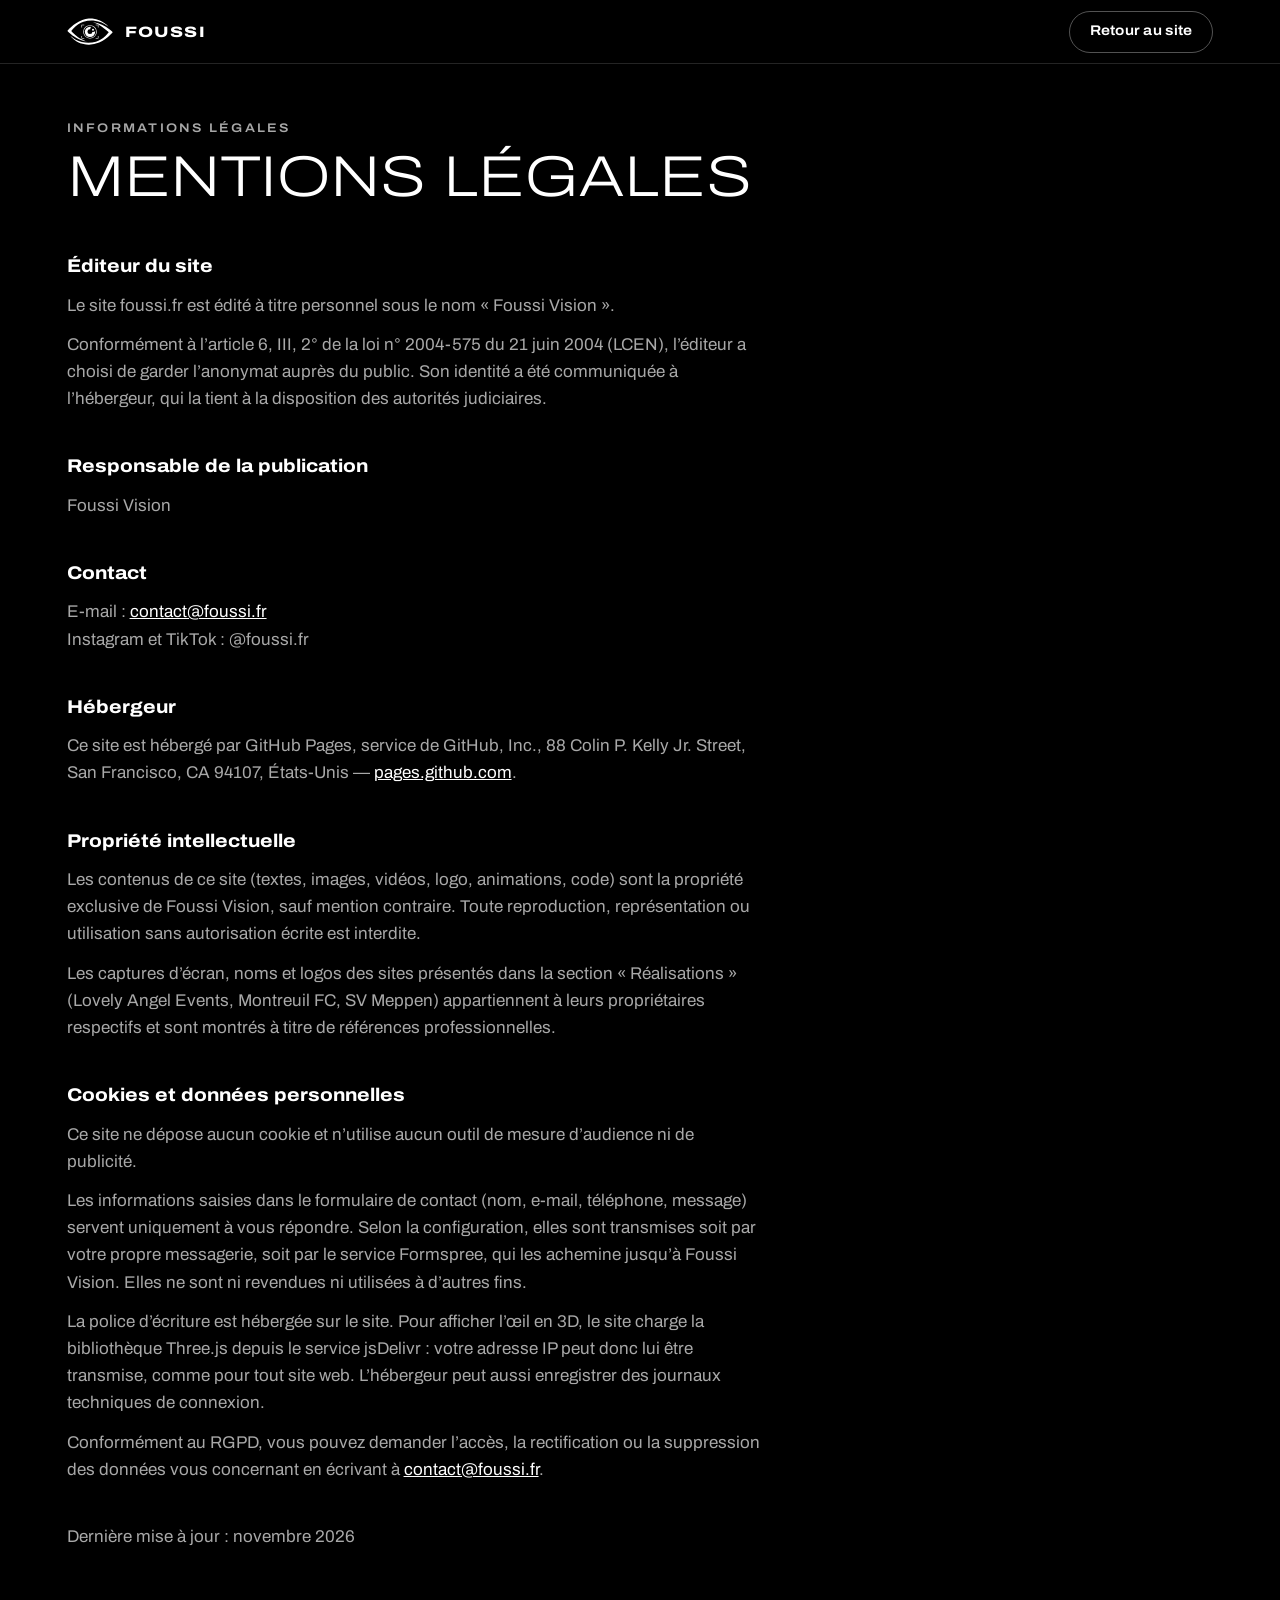
<file: mentions-legales.html>
<!doctype html>
<html lang="fr">
<head>
  <meta charset="utf-8">
  <meta name="viewport" content="width=device-width, initial-scale=1, viewport-fit=cover">
  <title>Mentions légales — Foussi Vision</title>
  <meta name="robots" content="noindex">
  <meta name="theme-color" content="#000000">
  <link rel="icon" href="favicon.ico" sizes="any">
  <link rel="icon" href="img/icone.svg" type="image/svg+xml">
  <link rel="apple-touch-icon" href="img/apple-touch-icon.png">
  <link rel="stylesheet" href="css/style.css?v=4">
  <style>
    .legal { padding: calc(var(--barre) + 56px) 0 96px; }
    .legal .titre { font-size: clamp(2rem, 6vw, 3.6rem); margin-bottom: 48px; }
    .legal h2 { margin: 40px 0 10px; font-size: 1.15rem; font-weight: 750; font-stretch: 112%; }
    .legal p { margin: 0 0 12px; color: var(--texte-2); max-width: 70ch; }
    .legal a { color: var(--texte); }
  </style>
</head>
<body>
  <header class="barre est-defile">
    <a class="barre__logo" href="./" aria-label="Foussi Vision, retour au site">
      <img src="img/oeil.svg" alt="" width="46" height="27">
      <span>Foussi</span>
    </a>
    <a class="bouton bouton--petit bouton--contour" href="./">Retour au site</a>
  </header>
  <main class="legal">
    <div class="conteneur">
      <p class="surtitre">Informations légales</p>
      <h1 class="titre"><span class="ligne ligne--fine">Mentions légales</span></h1>

      <h2>Éditeur du site</h2>
      <p>Le site foussi.fr est édité à titre personnel sous le nom « Foussi Vision ».</p>
      <p>Conformément à l’article 6, III, 2° de la loi n° 2004-575 du 21 juin 2004 (LCEN), l’éditeur a choisi de garder l’anonymat auprès du public. Son identité a été communiquée à l’hébergeur, qui la tient à la disposition des autorités judiciaires.</p>

      <h2>Responsable de la publication</h2>
      <p>Foussi Vision</p>

      <h2>Contact</h2>
      <p>E-mail : <a href="mailto:contact@foussi.fr">contact@foussi.fr</a><br>Instagram et TikTok : @foussi.fr</p>

      <h2>Hébergeur</h2>
      <p>Ce site est hébergé par GitHub Pages, service de GitHub, Inc., 88 Colin P. Kelly Jr. Street, San Francisco, CA 94107, États-Unis — <a href="https://pages.github.com" target="_blank" rel="noopener">pages.github.com</a>.</p>

      <h2>Propriété intellectuelle</h2>
      <p>Les contenus de ce site (textes, images, vidéos, logo, animations, code) sont la propriété exclusive de Foussi Vision, sauf mention contraire. Toute reproduction, représentation ou utilisation sans autorisation écrite est interdite.</p>
      <p>Les captures d’écran, noms et logos des sites présentés dans la section « Réalisations » (Lovely Angel Events, Montreuil FC, SV Meppen) appartiennent à leurs propriétaires respectifs et sont montrés à titre de références professionnelles.</p>

      <h2>Cookies et données personnelles</h2>
      <p>Ce site ne dépose aucun cookie et n’utilise aucun outil de mesure d’audience ni de publicité.</p>
      <p>Les informations saisies dans le formulaire de contact (nom, e-mail, téléphone, message) servent uniquement à vous répondre. Selon la configuration, elles sont transmises soit par votre propre messagerie, soit par le service Formspree, qui les achemine jusqu’à Foussi Vision. Elles ne sont ni revendues ni utilisées à d’autres fins.</p>
      <p>La police d’écriture est hébergée sur le site. Pour afficher l’œil en 3D, le site charge la bibliothèque Three.js depuis le service jsDelivr : votre adresse IP peut donc lui être transmise, comme pour tout site web. L’hébergeur peut aussi enregistrer des journaux techniques de connexion.</p>
      <p>Conformément au RGPD, vous pouvez demander l’accès, la rectification ou la suppression des données vous concernant en écrivant à <a href="mailto:contact@foussi.fr">contact@foussi.fr</a>.</p>

      <p style="margin-top:40px">Dernière mise à jour : novembre 2026</p>
    </div>
  </main>
</body>
</html>
</file>
<file: css/style.css>
/* =========================================================
   Foussi Vision — noir et blanc, comme le logo
   Police : Archivo (largeur variable), hébergée sur le site
   ========================================================= */

@font-face {
  font-family: "Archivo";
  src: url("../fonts/archivo-latin.woff2") format("woff2");
  font-weight: 100 900;
  font-stretch: 62% 125%;
  font-display: swap;
  unicode-range: U+0000-00FF, U+0131, U+0152-0153, U+02BB-02BC, U+02C6, U+02DA, U+02DC, U+0304, U+0308, U+0329, U+2000-206F, U+20AC, U+2122, U+2191, U+2193, U+2212, U+2215, U+FEFF, U+FFFD;
}
@font-face {
  font-family: "Archivo";
  src: url("../fonts/archivo-latin-ext.woff2") format("woff2");
  font-weight: 100 900;
  font-stretch: 62% 125%;
  font-display: swap;
  unicode-range: U+0100-02BA, U+02BD-02C5, U+02C7-02CC, U+02CE-02D7, U+02DD-02FF, U+0304, U+0308, U+0329, U+1D00-1DBF, U+1E00-1E9F, U+1EF2-1EFF, U+2020, U+20A0-20AB, U+20AD-20C4, U+2113, U+2C60-2C7F, U+A720-A7FF;
}

:root {
  --noir: #000;
  --surface: #0e0e0e;
  --surface-2: #161616;
  --trait: rgba(255, 255, 255, 0.14);
  --trait-fort: rgba(255, 255, 255, 0.32);
  --texte: #fff;
  --texte-2: #a8a8a8;
  --clair: #f3f3f1;
  --encre: #0a0a0a;
  --encre-2: #565656;
  --trait-clair: rgba(0, 0, 0, 0.12);

  --marge: clamp(20px, 5.2vw, 72px);
  --max: 1280px;
  --barre: 64px;
  --rayon: 20px;
  --rayon-petit: 14px;
  --sortie: cubic-bezier(0.22, 1, 0.36, 1);
  --large: 118%;
  color-scheme: dark;
}

*, *::before, *::after { box-sizing: border-box; }
html { -webkit-text-size-adjust: 100%; scroll-behavior: smooth; scroll-padding-top: var(--barre); }
body {
  margin: 0;
  background: var(--noir);
  color: var(--texte);
  font-family: "Archivo", "Helvetica Neue", Arial, sans-serif;
  font-size: 17px;
  line-height: 1.6;
  font-stretch: 100%;
  -webkit-font-smoothing: antialiased;
  text-rendering: optimizeLegibility;
  overflow-x: hidden;
}
img { max-width: 100%; display: block; }
a { color: inherit; }
button { font: inherit; color: inherit; }
.cache { position: absolute; width: 0; height: 0; overflow: hidden; }
svg { width: 1em; height: 1em; }
:focus-visible { outline: 2px solid currentColor; outline-offset: 3px; border-radius: 6px; }

.saut {
  position: fixed; left: 12px; top: -60px; z-index: 100;
  background: var(--texte); color: var(--noir); padding: 10px 16px; border-radius: 10px; text-decoration: none; font-weight: 600;
}
.saut:focus { top: 12px; }

.conteneur { width: 100%; max-width: var(--max); margin-inline: auto; padding-inline: var(--marge); }

/* ---------- Textes ---------- */
.surtitre {
  margin: 0 0 18px;
  font-size: 12.5px;
  font-weight: 600;
  font-stretch: 112%;
  letter-spacing: 0.18em;
  text-transform: uppercase;
  color: var(--texte-2);
  line-height: 1.4;
}
.titre {
  margin: 0;
  font-size: clamp(2.05rem, 6.4vw + 0.4rem, 5.4rem);
  font-weight: 800;
  font-stretch: var(--large);
  text-transform: uppercase;
  line-height: 0.95;
  letter-spacing: -0.015em;
}
.ligne { display: block; }
.ligne--fine { font-weight: 250; }

/* ---------- Boutons ---------- */
.actions { display: flex; flex-wrap: wrap; gap: 12px; }
.bouton {
  display: inline-flex; align-items: center; justify-content: center; gap: 10px;
  min-height: 52px; padding: 0 26px;
  border-radius: 999px; border: 1px solid var(--texte);
  background: var(--texte); color: var(--noir);
  font-weight: 650; font-size: 15px; font-stretch: 110%; letter-spacing: 0.02em;
  text-decoration: none; cursor: pointer;
  transition: transform 160ms var(--sortie), background-color 200ms, color 200ms;
  touch-action: manipulation;
}
.bouton:hover { background: transparent; color: var(--texte); }
.bouton:active { transform: scale(0.97); transition-duration: 80ms; }
.bouton--contour { background: transparent; color: var(--texte); border-color: var(--trait-fort); }
.bouton--contour:hover { border-color: var(--texte); }
.bouton--petit { min-height: 42px; padding: 0 20px; font-size: 14px; }

.lien {
  display: inline-flex; align-items: center; gap: 8px;
  font-weight: 650; font-stretch: 110%; text-decoration: none;
  padding: 10px 0; border-bottom: 1px solid currentColor;
}
.lien svg { width: 18px; height: 18px; transition: transform 200ms var(--sortie); }
.lien:hover svg { transform: translate(3px, -3px); }

/* ---------- Barre de navigation ---------- */
.barre {
  position: fixed; inset: 0 0 auto; z-index: 50;
  height: calc(var(--barre) + env(safe-area-inset-top));
  padding: env(safe-area-inset-top) var(--marge) 0;
  display: flex; align-items: center; justify-content: space-between; gap: 24px;
  transition: background-color 300ms, border-color 300ms, backdrop-filter 300ms;
  border-bottom: 1px solid transparent;
}
.barre.est-defile {
  background: rgba(0, 0, 0, 0.72);
  -webkit-backdrop-filter: blur(18px) saturate(140%);
  backdrop-filter: blur(18px) saturate(140%);
  border-bottom-color: var(--trait);
}
.barre__logo { display: flex; align-items: center; gap: 12px; text-decoration: none; min-height: 44px; }
.barre__logo img { width: 46px; height: auto; }
.barre__logo span { font-weight: 800; font-stretch: 125%; text-transform: uppercase; letter-spacing: 0.08em; font-size: 15px; }
.barre__liens { display: none; align-items: center; gap: 30px; }
.barre__liens a:not(.bouton) {
  text-decoration: none; font-size: 14.5px; font-weight: 500; color: var(--texte-2);
  padding: 10px 0; position: relative; transition: color 200ms;
}
.barre__liens a:not(.bouton):hover, .barre__liens a.est-actif { color: var(--texte); }
.barre__liens a.est-actif::after {
  content: ""; position: absolute; left: 0; right: 0; bottom: 4px; height: 1px; background: currentColor;
}
.barre__menu {
  width: 48px; height: 48px; margin-right: -10px;
  border: 0; background: none; cursor: pointer;
  display: grid; place-content: center; gap: 7px;
}
.barre__menu span { display: block; width: 24px; height: 1.6px; background: var(--texte); transition: transform 260ms var(--sortie); }
.barre__menu[aria-expanded="true"] span:first-child { transform: translateY(4.3px) rotate(45deg); }
.barre__menu[aria-expanded="true"] span:last-child { transform: translateY(-4.3px) rotate(-45deg); }

@media (min-width: 900px) {
  .barre__liens { display: flex; }
  .barre__menu { display: none; }
}

/* Menu téléphone */
.menu {
  position: fixed; inset: 0; z-index: 40;
  background: var(--noir);
  padding: calc(var(--barre) + env(safe-area-inset-top) + 28px) var(--marge) calc(32px + env(safe-area-inset-bottom));
  display: flex; flex-direction: column; justify-content: space-between;
}
.menu[hidden] { display: none; }
.menu__liens { display: flex; flex-direction: column; }
.menu__liens a {
  text-decoration: none; text-transform: uppercase;
  font-size: clamp(1.9rem, 9vw, 3rem); font-weight: 800; font-stretch: var(--large); line-height: 1.05;
  padding: 12px 0; border-bottom: 1px solid var(--trait);
}
.menu__liens a:last-child { font-weight: 250; }
.menu__reseaux { display: flex; gap: 24px; }
.menu__reseaux a { display: inline-flex; align-items: center; gap: 10px; text-decoration: none; color: var(--texte-2); min-height: 44px; }
.menu__reseaux svg { width: 22px; height: 22px; }
.js .menu:not([hidden]) .menu__liens a { animation: monte 420ms var(--sortie) both; }
.js .menu:not([hidden]) .menu__liens a:nth-child(2) { animation-delay: 40ms; }
.js .menu:not([hidden]) .menu__liens a:nth-child(3) { animation-delay: 80ms; }
.js .menu:not([hidden]) .menu__liens a:nth-child(4) { animation-delay: 120ms; }
@keyframes monte { from { opacity: 0; transform: translateY(14px); } }

/* ---------- Accueil ---------- */
.hero {
  position: relative;
  min-height: 100vh; min-height: 100svh;
  display: flex;
  background: radial-gradient(120% 70% at 50% 34%, #151515 0%, #050505 55%, #000 100%);
  overflow: hidden;
}
.hero__video {
  position: absolute; inset: 0; width: 100%; height: 100%;
  object-fit: cover;
  opacity: 0.5;
  pointer-events: none;
}
/* voile sombre : garde le texte et l œil lisibles par-dessus la vidéo */
.hero__voile {
  position: absolute; inset: 0; pointer-events: none;
  background:
    linear-gradient(90deg, rgba(0,0,0,.82) 0%, rgba(0,0,0,.45) 45%, rgba(0,0,0,.25) 100%),
    linear-gradient(0deg, #000 0%, rgba(0,0,0,0) 22%);
}
@media (max-width: 899px) {
  .hero__voile { background: linear-gradient(0deg, rgba(0,0,0,.9) 0%, rgba(0,0,0,.45) 55%, rgba(0,0,0,.3) 100%); }
}
.hero__canvas {
  position: absolute; inset: 0; width: 100%; height: 100%;
  pointer-events: none;
  opacity: 0;
}
.hero__grille {
  position: relative; z-index: 1;
  width: 100%; max-width: var(--max); margin-inline: auto;
  padding: calc(var(--barre) + env(safe-area-inset-top) + 12px) var(--marge) clamp(28px, 6vh, 56px);
  display: flex; flex-direction: column; justify-content: space-between; gap: 20px;
}
.hero__scene {
  order: -1;
  flex: 1 1 auto;
  width: 100%;
  min-height: 46vw;
  max-height: 58vh;
  display: grid; place-items: center;
}
.hero__secours { width: 82%; height: auto; transition: opacity 400ms; }
.hero.oeil-pret .hero__secours { opacity: 0; }
.hero__texte { max-width: 640px; }
.hero__texte h1 { margin-bottom: 16px; }
.titre--hero { font-size: clamp(2.1rem, 9.6vw, 6.6rem); line-height: 0.92; }
.titre--hero .ligne { white-space: nowrap; }
.hero__phrase { margin: 18px 0 26px; max-width: 34ch; color: var(--texte-2); font-size: clamp(1.02rem, 1.2vw + 0.7rem, 1.22rem); }

@media (min-width: 1000px) {
  .hero__grille {
    display: grid;
    grid-template-columns: minmax(0, 5fr) minmax(0, 7fr);
    align-items: center;
    padding-bottom: 48px;
  }
  .hero__scene { order: 0; height: min(64vh, 640px); max-height: none; min-height: 0; }
  .hero__secours { width: 96%; }
  .titre--hero { font-size: clamp(3rem, 4.3vw, 4.9rem); white-space: nowrap; }
  .hero__texte .surtitre { letter-spacing: 0.14em; white-space: nowrap; }
}

/* ---------- Bande de photos ---------- */
.bande { padding: 6px 0 clamp(56px, 9vw, 120px); overflow: hidden; }
.bande__piste { display: flex; gap: 12px; width: max-content; animation: defile 80s linear infinite; }
.bande:hover .bande__piste { animation-play-state: paused; }
@keyframes defile { to { transform: translateX(calc(-50% - 6px)); } }
.bande__photo {
  flex: none; height: clamp(210px, 30vw, 380px);
  border-radius: var(--rayon-petit); overflow: hidden; padding: 0; border: 0;
  cursor: pointer; background: var(--surface);
}
.bande__photo img { width: 100%; height: 100%; object-fit: cover; transition: transform 600ms var(--sortie); }
.bande__photo:hover img { transform: scale(1.04); }

/* formats */
.f-portrait { aspect-ratio: 3 / 4; }
.f-paysage { aspect-ratio: 4 / 3; }
.f-vertical { aspect-ratio: 9 / 16; }
.f-carre { aspect-ratio: 1 / 1; }

/* Emplacement vide : un viseur, en attendant la vraie photo */
.vide {
  --c: rgba(255, 255, 255, 0.34);
  position: relative; width: 100%; height: 100%;
  display: grid; place-items: center;
  background:
    linear-gradient(var(--c), var(--c)) left 14px top 14px / 22px 1.5px,
    linear-gradient(var(--c), var(--c)) left 14px top 14px / 1.5px 22px,
    linear-gradient(var(--c), var(--c)) right 14px top 14px / 22px 1.5px,
    linear-gradient(var(--c), var(--c)) right 14px top 14px / 1.5px 22px,
    linear-gradient(var(--c), var(--c)) left 14px bottom 14px / 22px 1.5px,
    linear-gradient(var(--c), var(--c)) left 14px bottom 14px / 1.5px 22px,
    linear-gradient(var(--c), var(--c)) right 14px bottom 14px / 22px 1.5px,
    linear-gradient(var(--c), var(--c)) right 14px bottom 14px / 1.5px 22px,
    radial-gradient(120% 90% at 30% 20%, #1d1d1d, #0b0b0b);
  background-repeat: no-repeat;
  color: rgba(255, 255, 255, 0.42);
  font-size: 11px; font-weight: 600; font-stretch: 112%; letter-spacing: 0.2em; text-transform: uppercase;
}
.vide::before {
  content: ""; width: 28px; height: 28px; border-radius: 50%;
  border: 1.5px solid currentColor; box-shadow: inset 0 0 0 6px transparent, inset 0 0 0 7.5px currentColor;
  position: absolute; top: calc(50% - 30px); left: calc(50% - 14px);
}
.vide span { margin-top: 34px; }
.section--claire .vide {
  --c: rgba(0, 0, 0, 0.3);
  background-color: #e6e6e3;
  background-image:
    linear-gradient(var(--c), var(--c)), linear-gradient(var(--c), var(--c)),
    linear-gradient(var(--c), var(--c)), linear-gradient(var(--c), var(--c)),
    linear-gradient(var(--c), var(--c)), linear-gradient(var(--c), var(--c)),
    linear-gradient(var(--c), var(--c)), linear-gradient(var(--c), var(--c)),
    radial-gradient(120% 90% at 30% 20%, #ececea, #dcdcd8);
  color: rgba(0, 0, 0, 0.4);
}

/* ---------- Sections ---------- */
.section { padding: clamp(84px, 12vw, 160px) 0; position: relative; }
.section--claire { background: var(--clair); color: var(--encre); color-scheme: light; }
.section--claire .surtitre { color: var(--encre-2); }
.section p { max-width: 58ch; }

/* Savoir-faire */
.metiers { display: grid; gap: 0; margin-top: clamp(48px, 7vw, 88px); border-top: 1px solid var(--trait-clair); }
.metier { padding: 30px 0 34px; border-bottom: 1px solid var(--trait-clair); display: grid; grid-template-columns: 56px 1fr; column-gap: 18px; }
.metier__icone { grid-row: span 3; width: 48px; height: 48px; fill: none; stroke: currentColor; stroke-width: 1.6; stroke-linecap: round; stroke-linejoin: round; }
.metier__num { margin: 0 0 6px; font-size: 13px; font-weight: 600; letter-spacing: 0.14em; color: var(--encre-2); }
.metier h3 { margin: 0 0 10px; font-size: clamp(1.25rem, 1.4vw + 0.8rem, 1.6rem); font-weight: 750; font-stretch: 112%; line-height: 1.15; }
.metier p:last-child { margin: 0; color: var(--encre-2); }
@media (min-width: 900px) {
  .metiers { grid-template-columns: repeat(2, 1fr); border-top: 0; gap: 40px; }
  .metier { display: block; padding: 34px 0 0; border-bottom: 0; border-top: 1px solid var(--encre); }
  .metier__icone { margin-bottom: 40px; width: 52px; height: 52px; }
}
.manifeste {
  margin: clamp(56px, 8vw, 110px) 0 0;
  font-size: clamp(1.45rem, 2.4vw + 0.6rem, 2.7rem);
  line-height: 1.18; font-weight: 300; font-stretch: 105%; letter-spacing: -0.01em;
  max-width: 24ch !important;
}
.manifeste strong { font-weight: 750; }

/* Réalisations */
.projet {
  display: grid; gap: 30px; align-items: center;
  margin-top: clamp(56px, 8vw, 110px);
}
.projet + .projet { margin-top: clamp(80px, 11vw, 150px); }
.projet__visuel { position: relative; display: block; padding: 0 13% 9% 0; text-decoration: none; }
.ecran {
  border-radius: var(--rayon-petit); overflow: hidden;
  background: var(--surface); border: 1px solid var(--trait);
  box-shadow: 0 40px 80px -30px rgba(0, 0, 0, 0.9);
}
.ecran__barre { height: 34px; display: flex; align-items: center; justify-content: center; border-bottom: 1px solid var(--trait); padding: 0 12px; }
.ecran__adresse {
  font-size: 11.5px; color: var(--texte-2); letter-spacing: 0.02em;
  background: var(--surface-2); padding: 3px 14px; border-radius: 999px;
}
.ecran__page { position: relative; aspect-ratio: 16 / 10; overflow: hidden; background: #111; }
.ecran__page img { width: 100%; height: auto; will-change: transform; }
.projet.est-visible .ecran__page img { animation: parcours 26s ease-in-out 600ms infinite alternate; }
.projet__visuel:hover .ecran__page img { animation-play-state: paused; }
/* l'image fait 3 fois la largeur en hauteur ; le cadre 0,625 fois */
@keyframes parcours {
  0%, 6% { transform: translateY(0); }
  94%, 100% { transform: translateY(-79.1%); }
}
.telephone {
  position: absolute; right: 0; bottom: 0; width: 25%;
  aspect-ratio: 520 / 1125;
  border-radius: clamp(14px, 2.4vw, 30px); overflow: hidden;
  border: clamp(3px, 0.5vw, 6px) solid #222; background: #111;
  box-shadow: 0 30px 60px -20px rgba(0, 0, 0, 0.95), 0 0 0 1px var(--trait);
  transition: transform 500ms var(--sortie);
}
.telephone img { width: 100%; height: 100%; object-fit: cover; object-position: top; }
.projet__visuel:hover .telephone { transform: translateY(-8px); }
.projet__texte h3 { margin: 0 0 12px; font-size: clamp(1.7rem, 2.6vw + 0.6rem, 2.6rem); font-weight: 800; font-stretch: var(--large); text-transform: uppercase; line-height: 1; letter-spacing: -0.01em; }
.projet__texte p:not(.surtitre) { color: var(--texte-2); margin: 0 0 22px; }
@media (min-width: 900px) {
  .projet { grid-template-columns: minmax(0, 7fr) minmax(0, 4fr); gap: clamp(40px, 6vw, 96px); }
  .projet--inverse { grid-template-columns: minmax(0, 4fr) minmax(0, 7fr); }
  .projet--inverse .projet__visuel { order: 2; }
}

/* Vidéo & photo */
.deux-colonnes { display: grid; gap: 44px; align-items: center; }
@media (min-width: 1000px) {
  .deux-colonnes { grid-template-columns: minmax(0, 5fr) minmax(0, 7fr); gap: clamp(48px, 6vw, 96px); }
  .deux-colonnes .titre { font-size: clamp(2.4rem, 3.3vw, 3.6rem); }
}
.bloc-texte > p:not(.surtitre) { margin: 24px 0 0; color: var(--texte-2); }
.section--claire .bloc-texte > p:not(.surtitre) { color: var(--encre-2); }
.reseaux { display: grid; gap: 12px; margin-top: 32px; max-width: 420px; }
.reseau {
  display: flex; align-items: center; gap: 16px;
  min-height: 72px; padding: 14px 20px;
  border-radius: var(--rayon-petit); text-decoration: none;
  background: var(--encre); color: #fff;
  transition: transform 160ms var(--sortie), background-color 200ms;
}
.reseau:hover { background: #262626; }
.reseau:active { transform: scale(0.98); }
.reseau > svg { width: 26px; height: 26px; flex: none; }
.reseau span { display: flex; flex-direction: column; line-height: 1.25; flex: 1; font-size: 14px; color: #bdbdbd; }
.reseau strong { color: #fff; font-size: 16px; font-weight: 700; font-stretch: 110%; }
.reseau__fleche { width: 20px !important; height: 20px !important; transition: transform 200ms var(--sortie); }
.reseau:hover .reseau__fleche { transform: translate(3px, -3px); }

/* Massonerie : grande en haut à gauche, large en haut à droite, deux petites, deux larges en bas */
.massonerie {
  display: grid; gap: 8px;
  grid-template-columns: repeat(3, 1fr);
  grid-template-areas: "a a b" "a a c" "d e f";
}
.massonerie > * { aspect-ratio: 1; }
.massonerie .m-a { grid-area: a; }
.massonerie .m-b { grid-area: b; } .massonerie .m-c { grid-area: c; }
.massonerie .m-d { grid-area: d; } .massonerie .m-e { grid-area: e; } .massonerie .m-f { grid-area: f; }
@media (min-width: 700px) {
  .massonerie {
    gap: 10px;
    grid-template-columns: repeat(4, 1fr);
    grid-auto-rows: clamp(110px, 11vw, 160px);
    grid-template-areas: "a a b b" "a a c d" "e e f f";
  }
  .massonerie > * { aspect-ratio: auto; }
}
.tuile {
  position: relative; overflow: hidden; border-radius: 12px; padding: 0; border: 0; cursor: pointer; background: #ddd;
}
.tuile img { position: absolute; inset: 0; width: 100%; height: 100%; object-fit: cover; transition: transform 700ms var(--sortie), opacity 900ms; }
.tuile:hover img { transform: scale(1.04); }
.tuile .vide span { margin-top: 30px; }
.m-a img.est-active { animation: lent 9s ease-in-out infinite alternate; }
@keyframes lent { from { transform: scale(1.02); } to { transform: scale(1.12) translate(-2%, -1%); } }

/* Contact */
.contact { background: radial-gradient(90% 60% at 80% 100%, #141414, #000 70%); }
.formulaire { display: grid; gap: 18px; }
.choix { border: 0; padding: 0; margin: 0 0 6px; display: flex; flex-wrap: wrap; gap: 10px; }
.choix legend { width: 100%; margin-bottom: 12px; font-size: 14px; font-weight: 600; color: var(--texte-2); padding: 0; }
.choix label { position: relative; cursor: pointer; }
.choix input { position: absolute; opacity: 0; width: 1px; height: 1px; }
.choix span {
  display: inline-flex; align-items: center; min-height: 46px; padding: 0 20px;
  border: 1px solid var(--trait-fort); border-radius: 999px; font-size: 15px; font-weight: 500;
  transition: background-color 180ms, color 180ms, border-color 180ms;
}
.choix input:checked + span { background: var(--texte); color: var(--noir); border-color: var(--texte); }
.choix input:focus-visible + span { outline: 2px solid var(--texte); outline-offset: 3px; }
.champ { display: grid; gap: 8px; }
.champ label { font-size: 14px; font-weight: 600; color: var(--texte-2); }
.champ label span { font-weight: 400; }
.champ input, .champ textarea {
  width: 100%; min-height: 54px; padding: 14px 16px;
  background: var(--surface); color: var(--texte);
  border: 1px solid var(--trait); border-radius: 12px;
  font: inherit; font-size: 16px;
  transition: border-color 180ms, background-color 180ms;
}
.champ textarea { resize: vertical; min-height: 140px; }
.champ input:focus, .champ textarea:focus { outline: none; border-color: var(--texte); background: #121212; }
.champ [aria-invalid="true"] { border-color: #ff8a8a; }
.champ__erreur { margin: 0; min-height: 0; font-size: 14px; color: #ff9b9b; }
.champ__erreur:empty { display: none; }
.bouton--plein { width: 100%; margin-top: 4px; }
@media (min-width: 600px) { .bouton--plein { width: auto; justify-self: start; padding: 0 40px; } }
.formulaire__etat { margin: 0; font-size: 15px; color: var(--texte-2); }
.formulaire__etat:empty { display: none; }
.formulaire__etat a { color: var(--texte); }

/* ---------- Pied de page ---------- */
.pied { border-top: 1px solid var(--trait); padding: 56px 0 calc(32px + env(safe-area-inset-bottom)); }
.pied__grille { display: grid; gap: 28px; }
.pied__logo { display: inline-flex; align-items: center; gap: 14px; text-decoration: none; }
.pied__logo img { width: 84px; height: auto; }
.pied__logo span { font-weight: 800; font-stretch: 125%; text-transform: uppercase; letter-spacing: 0.06em; }
.pied__liens { display: flex; flex-wrap: wrap; gap: 4px 24px; }
.pied__liens a { color: var(--texte-2); text-decoration: none; padding: 10px 0; }
.pied__liens a:hover { color: var(--texte); }
.pied__reseaux { display: flex; gap: 10px; }
.pied__reseaux a {
  width: 48px; height: 48px; display: grid; place-items: center;
  border: 1px solid var(--trait-fort); border-radius: 50%; transition: background-color 200ms, color 200ms;
}
.pied__reseaux a:hover { background: var(--texte); color: var(--noir); }
.pied__reseaux svg { width: 20px; height: 20px; }
.pied__bas { margin: 8px 0 0; font-size: 13.5px; color: var(--texte-2); }
@media (min-width: 900px) {
  .pied__grille { grid-template-columns: auto 1fr auto; align-items: center; gap: 40px; }
  .pied__liens { justify-content: center; }
  .pied__bas { grid-column: 1 / -1; padding-top: 24px; border-top: 1px solid var(--trait); }
}

/* ---------- Visionneuse façon story ---------- */
.visionneuse {
  position: fixed; inset: 0; z-index: 90; background: #000;
  display: grid; place-items: center;
  touch-action: none; user-select: none; -webkit-user-select: none;
}
.visionneuse[hidden] { display: none; }
.visionneuse__barres {
  position: absolute; z-index: 3; left: 12px; right: 12px; top: calc(12px + env(safe-area-inset-top));
  display: flex; gap: 4px;
}
.visionneuse__barres span { flex: 1; height: 2.5px; border-radius: 2px; background: rgba(255, 255, 255, 0.3); overflow: hidden; }
.visionneuse__barres i { display: block; height: 100%; width: 100%; background: #fff; transform-origin: left; transform: scaleX(0); }
.visionneuse__barres span.vu i { transform: scaleX(1); }
.visionneuse__fermer {
  position: absolute; z-index: 4; right: 8px; top: calc(26px + env(safe-area-inset-top));
  width: 48px; height: 48px; border: 0; background: none; cursor: pointer; display: grid; place-items: center;
}
.visionneuse__fermer svg { width: 26px; height: 26px; }
.visionneuse__media { width: 100%; height: 100%; display: grid; place-items: center; padding: 70px 0 30px; }
.visionneuse__media img { max-width: 100%; max-height: 100%; object-fit: contain; animation: fondu 260ms ease-out; }
.visionneuse__media .vide { width: min(86vw, 520px); height: auto; aspect-ratio: 3 / 4; border-radius: 16px; }
@keyframes fondu { from { opacity: 0; } }
.visionneuse__zone { position: absolute; z-index: 2; top: 0; bottom: 0; width: 35%; border: 0; background: none; cursor: pointer; }
.visionneuse__zone--prec { left: 0; }
.visionneuse__zone--suiv { right: 0; width: 65%; }

/* ---------- Apparitions (mise au point) ---------- */
.js .apparait { opacity: 0; transform: translateY(18px); filter: blur(6px); transition: opacity 700ms var(--sortie), transform 700ms var(--sortie), filter 700ms var(--sortie); }
.js .apparait.est-visible { opacity: 1; transform: none; filter: none; }
.js .projet__visuel { opacity: 0; filter: blur(14px); transform: scale(0.98); transition: opacity 900ms var(--sortie), filter 900ms var(--sortie), transform 900ms var(--sortie); }
.js .projet.est-visible .projet__visuel { opacity: 1; filter: none; transform: none; }

@media (prefers-reduced-motion: reduce) {
  html { scroll-behavior: auto; }
  *, *::before, *::after { animation-duration: 0.01ms !important; animation-iteration-count: 1 !important; transition-duration: 0.01ms !important; }
  .bande { overflow-x: auto; }
  .bande__piste { animation: none; }
  .js .apparait, .js .projet__visuel { opacity: 1; transform: none; filter: none; }
}

/* =========================================================
   Ajouts : méthode, questions fréquentes
   ========================================================= */
.js .menu:not([hidden]) .menu__liens a:nth-child(5) { animation-delay: 160ms; }

/* Méthode : 4 étapes, une ligne qui se trace au-dessus de chacune */
.etapes { list-style: none; margin: clamp(48px, 7vw, 88px) 0 0; padding: 0; display: grid; gap: 0; }
.etape { position: relative; padding: 28px 0 32px; border-top: 1px solid var(--trait); display: grid; grid-template-columns: 56px 1fr; column-gap: 18px; }
.etape::before {
  content: ""; position: absolute; left: 0; top: -1px; height: 1px; width: 100%;
  background: var(--texte); transform: scaleX(0); transform-origin: left;
  transition: transform 1100ms var(--sortie) 200ms;
}
.etape.est-visible::before, html:not(.js) .etape::before { transform: scaleX(1); }
.etape__num { grid-row: span 2; margin: 0; font-size: 13px; font-weight: 600; letter-spacing: 0.14em; color: var(--texte-2); padding-top: 6px; }
.etape h3 { margin: 0 0 10px; font-size: clamp(1.25rem, 1.4vw + 0.8rem, 1.6rem); font-weight: 750; font-stretch: 112%; line-height: 1.15; text-transform: uppercase; }
.etape p:last-child { margin: 0; color: var(--texte-2); }
@media (min-width: 900px) {
  .etapes { grid-template-columns: repeat(4, 1fr); gap: 32px; }
  .etape { display: block; padding: 30px 0 0; }
  .etape__num { margin-bottom: 44px; padding: 0; }
  .etape:nth-child(2) { transition-delay: 80ms; } .etape:nth-child(2)::before { transition-delay: 320ms; }
  .etape:nth-child(3) { transition-delay: 160ms; } .etape:nth-child(3)::before { transition-delay: 440ms; }
  .etape:nth-child(4) { transition-delay: 240ms; } .etape:nth-child(4)::before { transition-delay: 560ms; }
}

/* Questions fréquentes */
.deux-colonnes--haut { align-items: start; }
.questions { border-top: 1px solid var(--encre); }
.questions details { border-bottom: 1px solid var(--trait-clair); }
.questions summary {
  list-style: none; cursor: pointer; position: relative;
  padding: 22px 52px 22px 0; min-height: 44px;
  font-size: clamp(1.05rem, 0.6vw + 0.9rem, 1.25rem); font-weight: 650; font-stretch: 108%; line-height: 1.3;
}
.questions summary::-webkit-details-marker { display: none; }
.questions summary::before, .questions summary::after {
  content: ""; position: absolute; right: 8px; top: 50%; width: 18px; height: 1.6px; background: currentColor;
  transition: transform 260ms var(--sortie);
}
.questions summary::after { transform: rotate(90deg); }
.questions details[open] summary::after { transform: rotate(0deg); }
.questions summary:hover { color: #000; }
.questions details p { margin: 0; padding: 0 52px 24px 0; color: var(--encre-2); }
.questions details[open] p { animation: fondu 300ms ease-out; }
</file>
